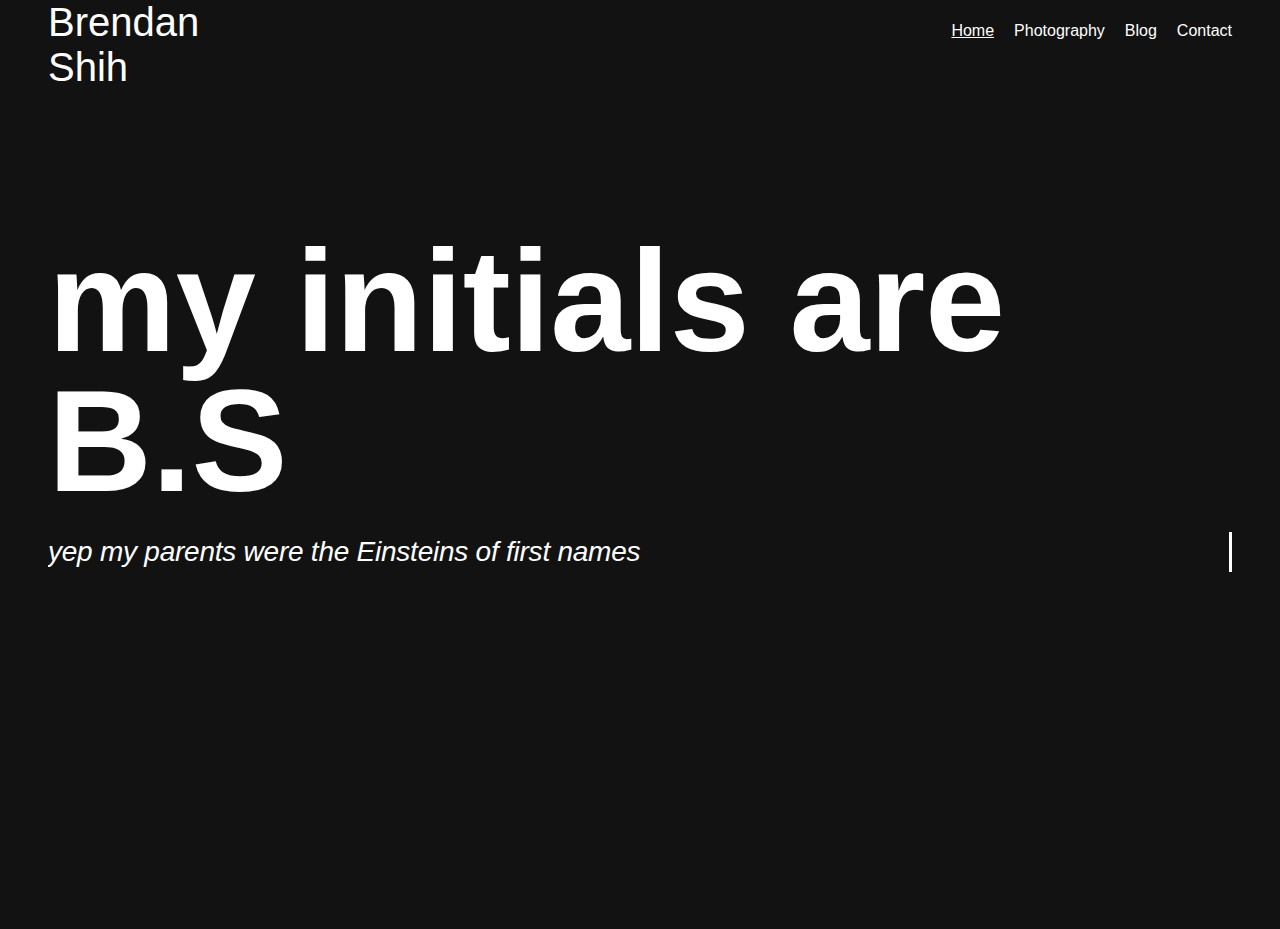
<file: index.html>
<!DOCTYPE html>
<html>
<head>
	<link rel="stylesheet" type="text/css" href="assets/css/style.css">
	<link rel="preconnect" href="https://fonts.gstatic.com">	
	<link href="https://fonts.googleapis.com/css2?family=Nunito+Sans:wght@200;800&display=swap" rel="stylesheet">
	
</head>
<body>
	<!--   general structure
	1. header
		a. name
		b. navbar
			I. About
			II. Portfolio
			III. Resume
			IV. Blog

		
	2. section
		a. initialstext
		b. einsteintext
		c. movingbaranimation

	3. footer
		a. contact information
			I. linkedin
			II. email
	--> 
<div id="marginer">
	<header>
		<div class="namebox">
			<p class="nameitem">Brendan Shih</p> 
		</div>
		<ul class="navbox">
			<div class="navitem"><a href="Contact.html">Contact</a></div>
			<div class="navitem"><a href="Blog.html">Blog</a></div>
			<div class="navitem"><a href="Photography.html">Photography</a></div>
			<u class="navitem"><a href="index.html">Home</a></u>
		</ul>
	</header>
	<section>
		<div class="contentbox">
			<h1>my initials are B.S</h1>
			<h2>yep my parents were the Einsteins of first names</h2>
		</div>
		
		
	</section>
</div>
	
</body>
</html>
</file>
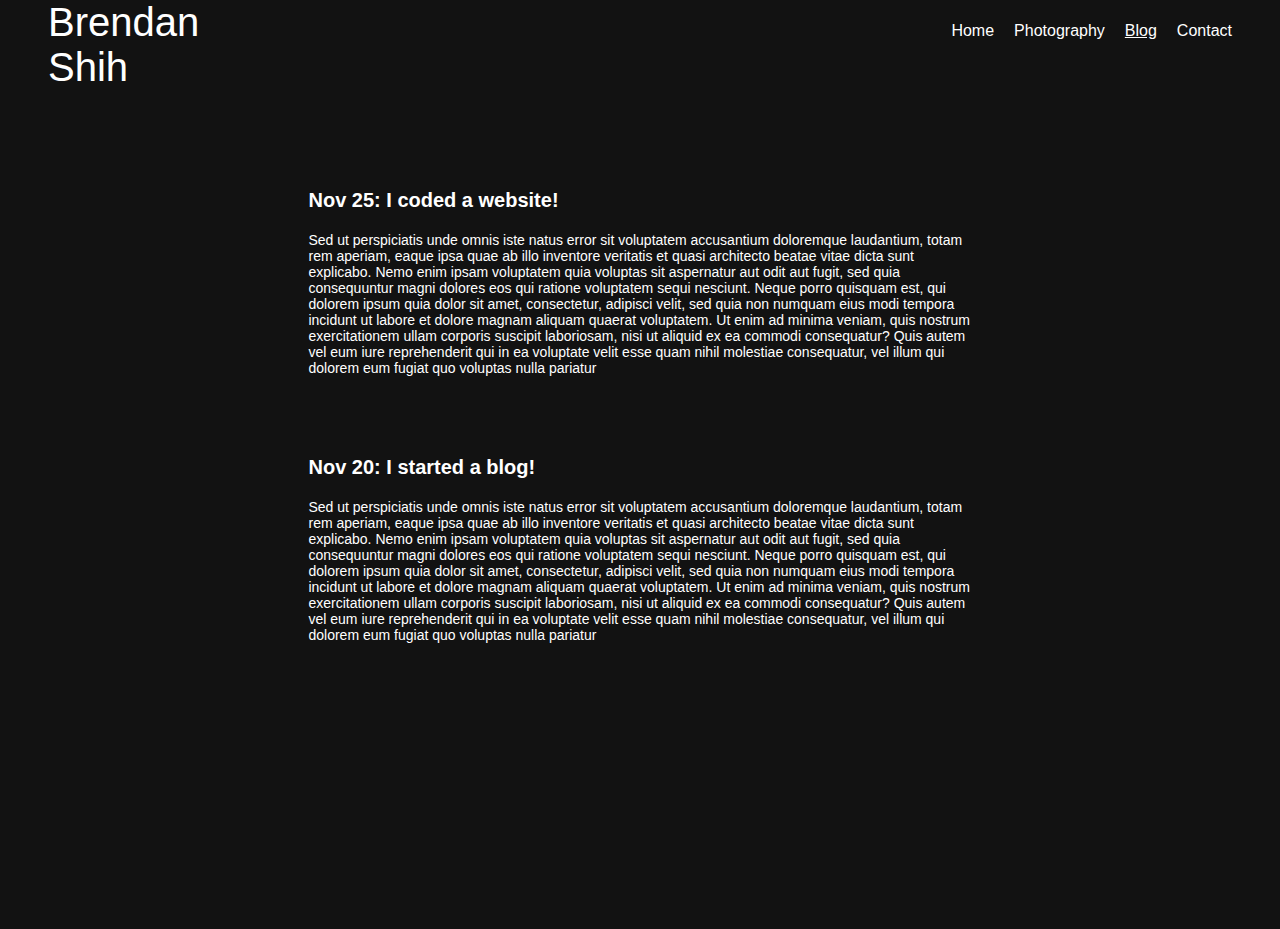
<file: Blog.html>
<!DOCTYPE html>
<html>
<head>
	<link rel="stylesheet" type="text/css" href="assets/css/style.css">
	<link rel="preconnect" href="https://fonts.gstatic.com">	
	<link href="https://fonts.googleapis.com/css2?family=Nunito+Sans:wght@200;800&display=swap" rel="stylesheet">
	
</head>
<body>
	<!--   general structure
	1. header
		a. name
		b. navbar
			I. About
			II. Portfolio
			III. Resume
			IV. Blog

		
	2. section
		a. initialstext
		b. einsteintext
		c. movingbaranimation

	3. footer
		a. contact information
			I. linkedin
			II. email
	--> 
<div id="marginer">
	<header>
		<div class="namebox">
			<p class="nameitem">Brendan Shih</p> 
		</div>
		<ul class="navbox">
			<div class="navitem"><a href="Contact.html">Contact</a></div>
			<u class="navitem"><a href="Blog.html">Blog</a></u>
			<div class="navitem"><a href="Photography.html">Photography</a></div>
			<div class="navitem"><a href="index.html">Home</a></div>
		</ul>
	</header>
	<section>
		<div class="blogbox">
			
			<div class="textbox">
				<div class="texttitle">Nov 25: I coded a website!</div>
				<div class="textbody">
					Sed ut perspiciatis unde omnis iste natus error sit voluptatem accusantium doloremque laudantium, totam rem aperiam, eaque ipsa quae ab illo inventore veritatis et quasi architecto beatae vitae dicta sunt explicabo. Nemo enim ipsam voluptatem quia voluptas sit aspernatur aut odit aut fugit, sed quia consequuntur magni dolores eos qui ratione voluptatem sequi nesciunt. Neque porro quisquam est, qui dolorem ipsum quia dolor sit amet, consectetur, adipisci velit, sed quia non numquam eius modi tempora incidunt ut labore et dolore magnam aliquam quaerat voluptatem. Ut enim ad minima veniam, quis nostrum exercitationem ullam corporis suscipit laboriosam, nisi ut aliquid ex ea commodi consequatur? Quis autem vel eum iure reprehenderit qui in ea voluptate velit esse quam nihil molestiae consequatur, vel illum qui dolorem eum fugiat quo voluptas nulla pariatur

				</div>
				<div class="texttitle">Nov 20: I started a blog!</div>
				<div class="textbody">
					Sed ut perspiciatis unde omnis iste natus error sit voluptatem accusantium doloremque laudantium, totam rem aperiam, eaque ipsa quae ab illo inventore veritatis et quasi architecto beatae vitae dicta sunt explicabo. Nemo enim ipsam voluptatem quia voluptas sit aspernatur aut odit aut fugit, sed quia consequuntur magni dolores eos qui ratione voluptatem sequi nesciunt. Neque porro quisquam est, qui dolorem ipsum quia dolor sit amet, consectetur, adipisci velit, sed quia non numquam eius modi tempora incidunt ut labore et dolore magnam aliquam quaerat voluptatem. Ut enim ad minima veniam, quis nostrum exercitationem ullam corporis suscipit laboriosam, nisi ut aliquid ex ea commodi consequatur? Quis autem vel eum iure reprehenderit qui in ea voluptate velit esse quam nihil molestiae consequatur, vel illum qui dolorem eum fugiat quo voluptas nulla pariatur

				</div>
			

			</div>
		</div>
		
	</section>
</div>
</body>
</html>
</file>
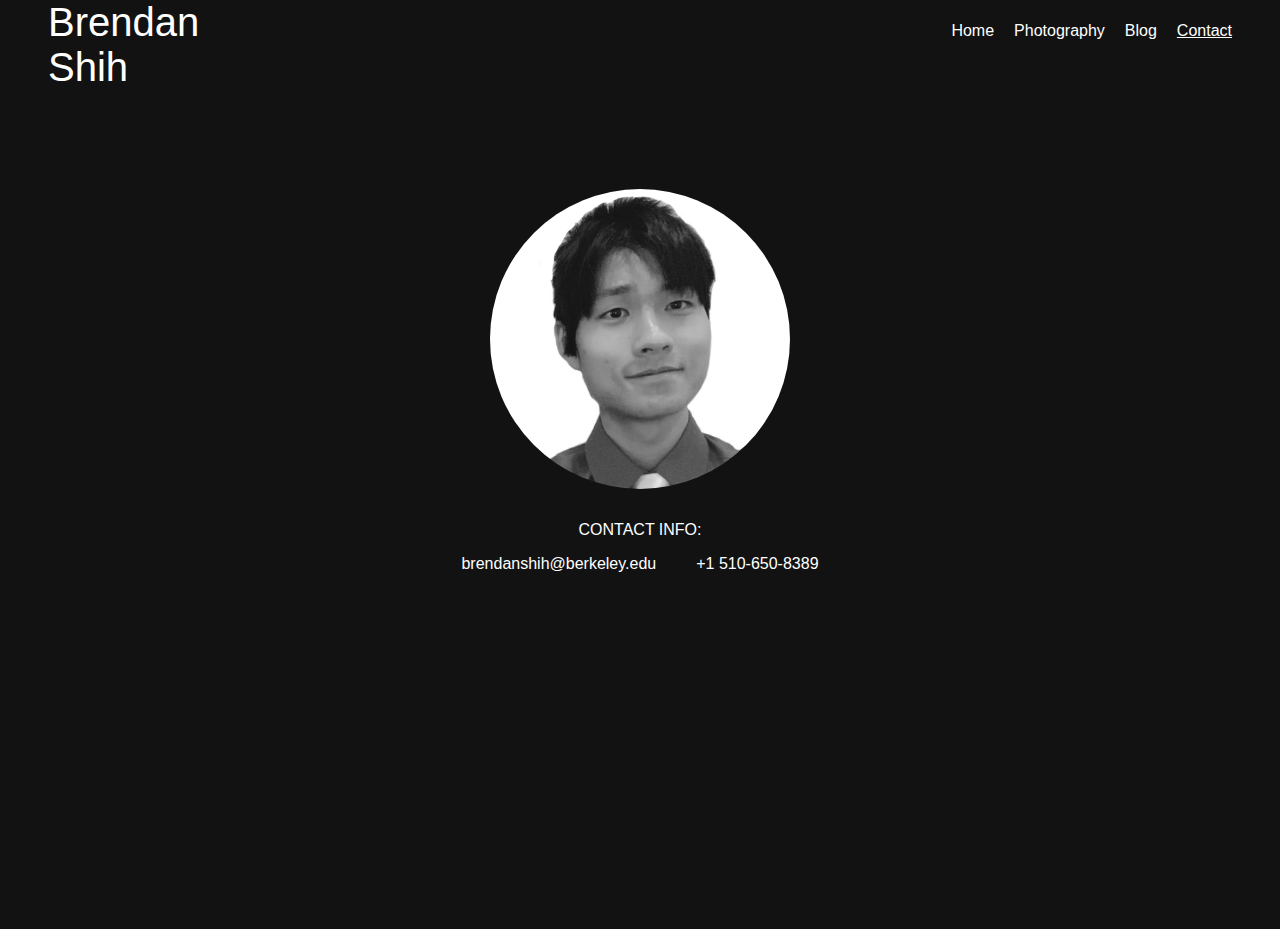
<file: Contact.html>
<!DOCTYPE html>
<html>
<head>
	<link rel="stylesheet" type="text/css" href="assets/css/style.css">
	<link rel="preconnect" href="https://fonts.gstatic.com">	
	<link href="https://fonts.googleapis.com/css2?family=Nunito+Sans:wght@200;800&display=swap" rel="stylesheet">
	
</head>
<body>
	<!--   general structure
	1. header
		a. name
		b. navbar
			I. About
			II. Portfolio
			III. Resume
			IV. Blog

		
	2. section
		a. initialstext
		b. einsteintext
		c. movingbaranimation

	3. footer
		a. contact information
			I. linkedin
			II. email
	--> 
<div id="marginer">
	<header>
		<div class="namebox">
			<p class="nameitem">Brendan Shih</p> 
		</div>
		<ul class="navbox">
			<u class="navitem"><a href="Contact.html">Contact</a></u>
			<div class="navitem"><a href="Blog.html">Blog</a></div>
			<div class="navitem"><a href="Photography.html">Photography</a></div>
			<div class="navitem"><a href="index.html">Home</a></div>
		</ul>
	</header>
	<section>
		<div class="contactbox">
			<a class="circlefaceimage" href="https://www.linkedin.com/in/brendanshih/"><img src="assets/img/profilepicture.png" class="image"></a>
			<div class="contactinfotext">CONTACT INFO:</div>
			<ul class="contactbar">
				<div class="contactitem">brendanshih@berkeley.edu</div>
				<div class="contactitem">+1 510-650-8389</div>
			
			</ul>
		</div>
	</section>
</div>
</body>
</html>
</file>
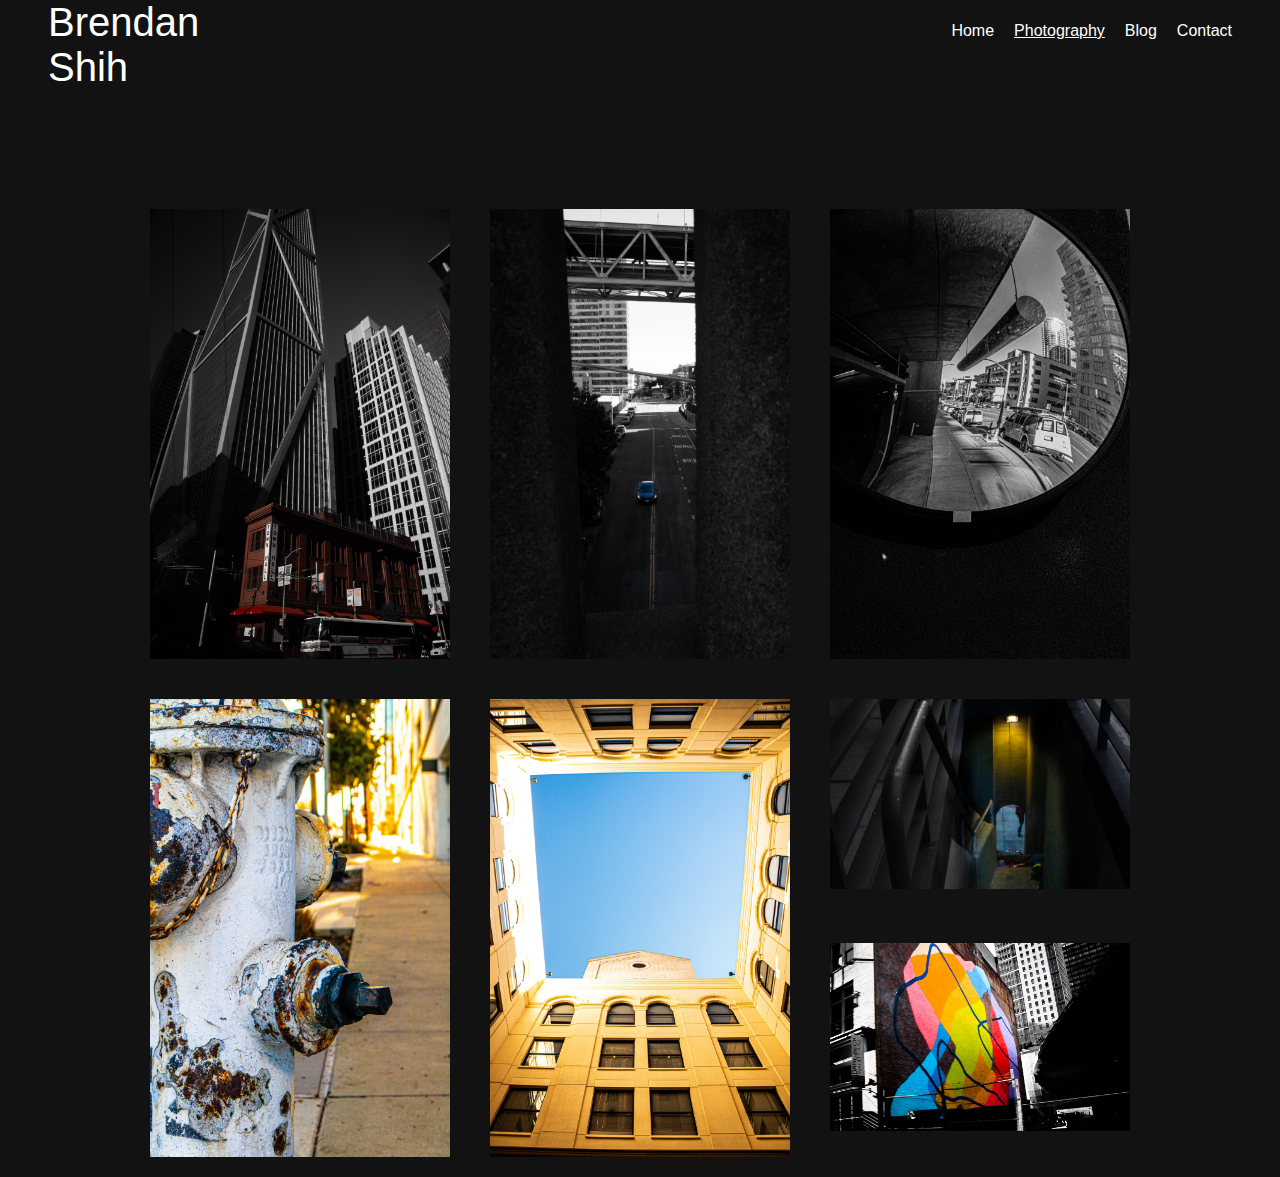
<file: Photography.html>
<!DOCTYPE html>
<html>
<head>
	<link rel="stylesheet" type="text/css" href="assets/css/style.css">
	<link rel="preconnect" href="https://fonts.gstatic.com">	

	<link href="https://fonts.googleapis.com/css2?family=Nunito+Sans:wght@200;800&display=swap" rel="stylesheet">
</head>
<body>
	<!--   general structure
	1. header
		a. name
		b. navbar
			I. About
			II. Portfolio
			III. Resume
			IV. Blog

		
	2. section
		a. initialstext
		b. einsteintext
		c. movingbaranimation

	3. footer
		a. contact information
			I. linkedin
			II. email
	--> 
	<div id="marginer">
		<header>
			<div class="namebox">
				<p class="nameitem">Brendan Shih</p> 
			</div>
			<ul class="navbox">
				<div class="navitem"><a href="Contact.html">Contact</a></div>
				<div class="navitem"><a href="Blog.html">Blog</a></div>
				<u class="navitem"><a href="Photography.html">Photography</a></u>
				<div class="navitem"><a href="index.html">Home</a></div>
			</ul>
		</header>
		<section>
			<div class="lightbox">
				<img src="assets/img/redbus.jpg" class="lightitem hidden" id="lightimage1">
				<img src="assets/img/bridgecar.jpg" class="lightitem hidden" id="lightimage2">
				<img src="assets/img/reflection.jpg" class="lightitem hidden" id="lightimage3">
				<img src="assets/img/firehydrant.jpg" class="lightitem hidden" id="lightimage4">
				<img src="assets/img/sunnyroof.jpg" class="lightitem hidden" id="lightimage5">
				<img src="assets/img/tunnel.jpg" class="lightitem lightwideitem hidden" id="lightimage6">
				<img src="assets/img/colors.jpg" class="lightitem lightwideitem hidden" id="lightimage7">
			</div>

			<div class="imagebox">
				<div class="imageitem"><img src="assets/img/redbus.jpg" class="image" id="image1"></div>
				<div class="imageitem"><img src="assets/img/bridgecar.jpg" class="image" id="image2"></div>
				<div class="imageitem"><img src="assets/img/reflection.jpg" class="image" id="image3"></div>
				<div class="imageitem"><img src="assets/img/firehydrant.jpg" class="image" id="image4"></div>
				<div class="imageitem"><img src="assets/img/sunnyroof.jpg" class="image" id="image5"></div>
				<div class="imageitem" id="lastimage">
					<img src="assets/img/tunnel.jpg" class="image" id="image6">
					<img src="assets/img/colors.jpg" class="image" id="image7">
				</div>
			</div>
		</section>
	</div>
	<div id="lightbox-overlay" class="hidden"></div>
	<script src="assets/script/script.js"></script>
</body>



</html>
</file>
<file: assets/css/style.css>
/* Overarching */
body {
	background-color:#121212;
	color: white;
	margin: 0%;
	padding: 0;
	position: relative;
	font-family: 'Nunito', sans-serif;	
}
#marginer {
	margin: 0% 3.75%;
	padding: 0;
	background-color: #121212;
}

header {
	height: 109px;
	margin: 0;
	padding: 0;
	position: relative;
	display: flex;
	flex-direction: row;
	justify-content: space-between;
	flex-wrap: wrap;
	
}
section {
	height: 820px;
	margin: 0;
	padding: 0;
	position: relative;
	display: flex;
	flex-direction: column;

	

}

ul {
	list-style-type: none;
}

h1 {
	font-size: 144px;
	font-weight: 800;
	line-height: 140px;
	margin: 0;
	padding: 0;
	margin-bottom: 20px;
}

h2 {
	font-size: 36px;
	font-weight: 200;
	line-height: 40px;
	font-style: italic;
	margin: 0;
	padding: 0;
}
h2 {
	border-right: solid 3px white;
	white-space: nowrap;
	overflow: hidden;    
	font-size: 28px;
	animation: animated-text 1.5s steps(31,end) 1s 1 normal both,
			   animated-cursor 800ms steps(29,end) infinite;
  }
  
@keyframes animated-text{
	from{width: 0;}
	to{width: 596px;}
  }

@keyframes animated-cursor{
	from {border-right-color:white;}
	to {border-right-color: transparent;}
  }







nav ul {
	text-decoration: none;
}

a{
	text-decoration: none;
	color: white;
}





/* All pages */




.namebox {
	position: relative;
	height: 100%;
	width: 171px;
	margin: 0;
	padding: 0;
	
}

.nameitem {
	font-size: 40px;
	margin: 0%;
	padding: 0%;

}

.navbox {
	position: relative;
	display: flex;
	flex-direction: row-reverse;
	justify-content: space-evenly;
	width: auto;
	right: 0%;
	margin: 0;
	padding: 0;
	top: 22px;
	z-index: 1;
	height: 20px;
	
}

.navitem {
	position: relative;	
	margin-left: 20px;
	height: auto;
	cursor: pointer;
}

.navitem:hover {
	text-decoration: underline;
}



/* Specific unique page */
/* Home */
.contentbox {
	position: relative;
	width: 100%;
	height: 550px;
	top: 15%;

	font-weight: 300;
	font-size: 12px;
	display: flex;
	flex-direction: column;
	letter-spacing: -0.02em;
}



/* Blog */

.blogbox {
	height: 100%;
	margin-left: 15%;
	margin-right:15%;
}



.textbox {

	height: 100%;
	display: flex;
	flex-direction: column;
	margin-top: 0px;
	
	
}

.texttitle {
	position: relative;
	margin-top: 80px;
	font-size: 20px;
	font-weight: 800;
	left: 10%;
	right: 10%;
}

.textbody {
	margin-top: 20px;
	position: relative;
	font-size: 14px;
	left: 10%;
	max-width: 80%;
}

/* Contact */

.contactbox {

	position: relative;
	margin-left: 15%;
	margin-right: 15%;
	margin-top: 80px;
	display: flex;
	flex-direction: column;
	justify-content: center;
	align-items: center;
	height: auto;
}

.circlefaceimage {
	
	width: 300px;
	height: 300px;
	-moz-border-radius: 300px;
    -webkit-border-radius: 300px;
	border-radius: 300px;
	overflow: hidden;
}

.contactinfotext {
	margin-bottom: 0;
	margin-top: 32px;
}

.contactbar {
	
	display: flex;
	justify-content: space-evenly;
	align-items: center;
	text-align: center;
	padding: 0%;
	flex-wrap: wrap;
	
	
}

.contactitem {
	margin: 20px;
	margin-top: 0;
}


/* Photography */
.hidden {
	display: none;
}

#lightbox-overlay {
    position: absolute;
    top: 0;
    left: 0;
    width: 100%;
	height: 200%;
	opacity: 70%;
	background: black;
	z-index: 2;
	cursor: pointer;
	
}


.lightbox {
	position: fixed;
	margin: 0%;
	padding: 0%;
	display: flex;
	width: 100%;
	justify-content: center;
	z-index: 3;
}
.lightitem {
	position: absolute;
	margin: 0%;
	padding: 0%;
	max-width: 500px;
	height: auto;
}

.lightwideitem {
	max-width: 1000px;
}

.imagebox {
	position: absolute;
	top: 80px;
	display: flex;
	justify-content: center;
	flex-wrap: wrap;
}

.imageitem {
	background: #121212;
	width: 300px;
	height: auto;
	margin: 20px;
	display: flex;
	flex-direction: column;
}

.image {
	width: 300px;
	height: 100%;
}


.image:hover {
	opacity: 80%;
	cursor: pointer;
}


#lastimage {
	height: 200px;
}



#image7 {
	margin-top: 54px;

}
</file>
